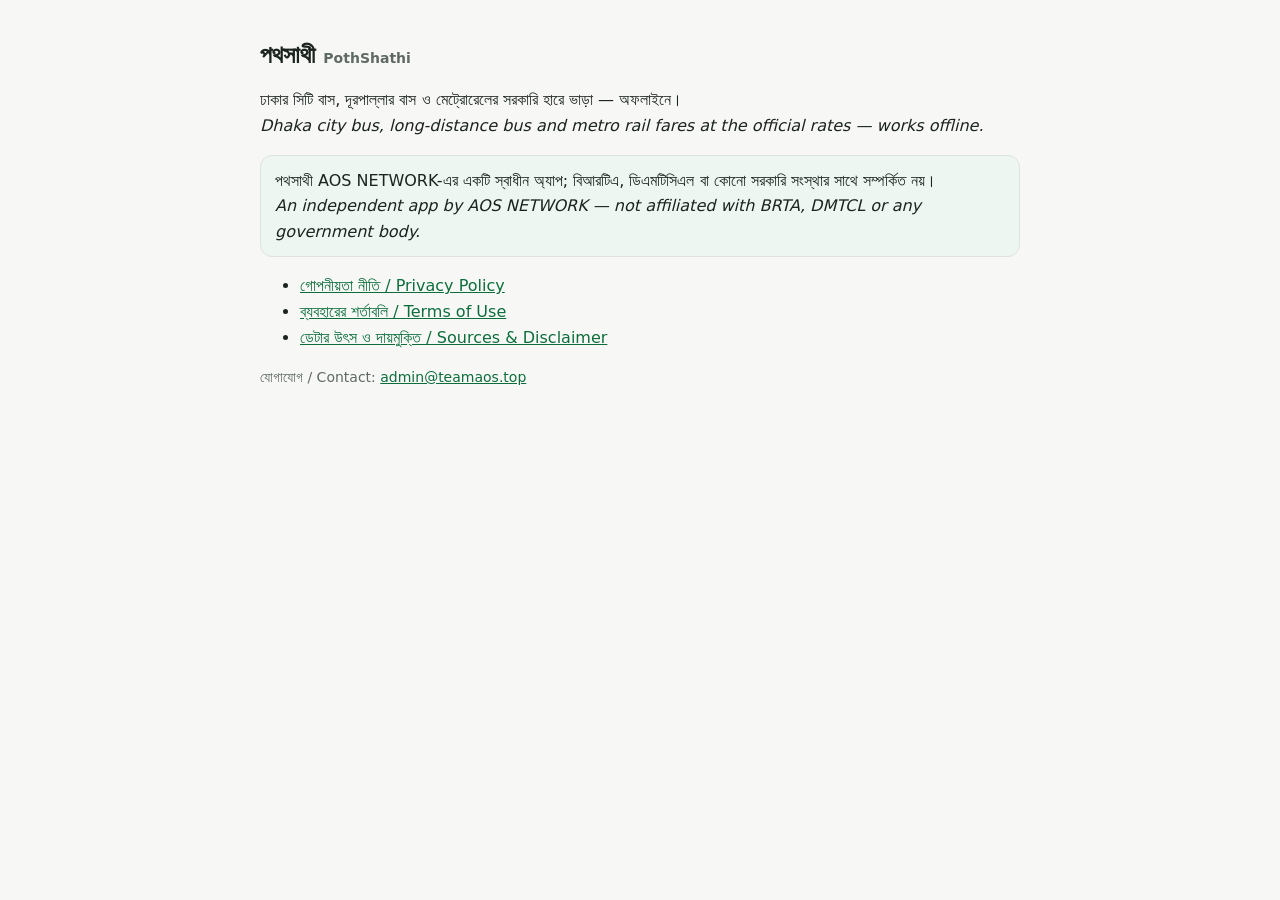
<file: index.html>
<!doctype html>
<html lang="bn">
<head>
<meta charset="utf-8">
<meta name="viewport" content="width=device-width,initial-scale=1">
<title>পথসাথী — PothShathi</title>
<link rel="stylesheet" href="style.css">
</head>
<body>
<main>
<h1>পথসাথী <span class="muted">PothShathi</span></h1>
<p>ঢাকার সিটি বাস, দূরপাল্লার বাস ও মেট্রোরেলের সরকারি হারে ভাড়া — অফলাইনে।<br>
<em>Dhaka city bus, long-distance bus and metro rail fares at the official rates — works offline.</em></p>
<div class="note">
পথসাথী AOS NETWORK-এর একটি স্বাধীন অ্যাপ; বিআরটিএ, ডিএমটিসিএল বা কোনো সরকারি সংস্থার সাথে সম্পর্কিত নয়।<br>
<em>An independent app by AOS NETWORK — not affiliated with BRTA, DMTCL or any government body.</em>
</div>
<ul>
  <li><a href="privacy.html">গোপনীয়তা নীতি / Privacy Policy</a></li>
  <li><a href="terms.html">ব্যবহারের শর্তাবলি / Terms of Use</a></li>
  <li><a href="sources.html">ডেটার উৎস ও দায়মুক্তি / Sources &amp; Disclaimer</a></li>
</ul>
<p class="muted">যোগাযোগ / Contact: <a href="mailto:admin@teamaos.top">admin@teamaos.top</a></p>
</main>
</body>
</html>
</file>
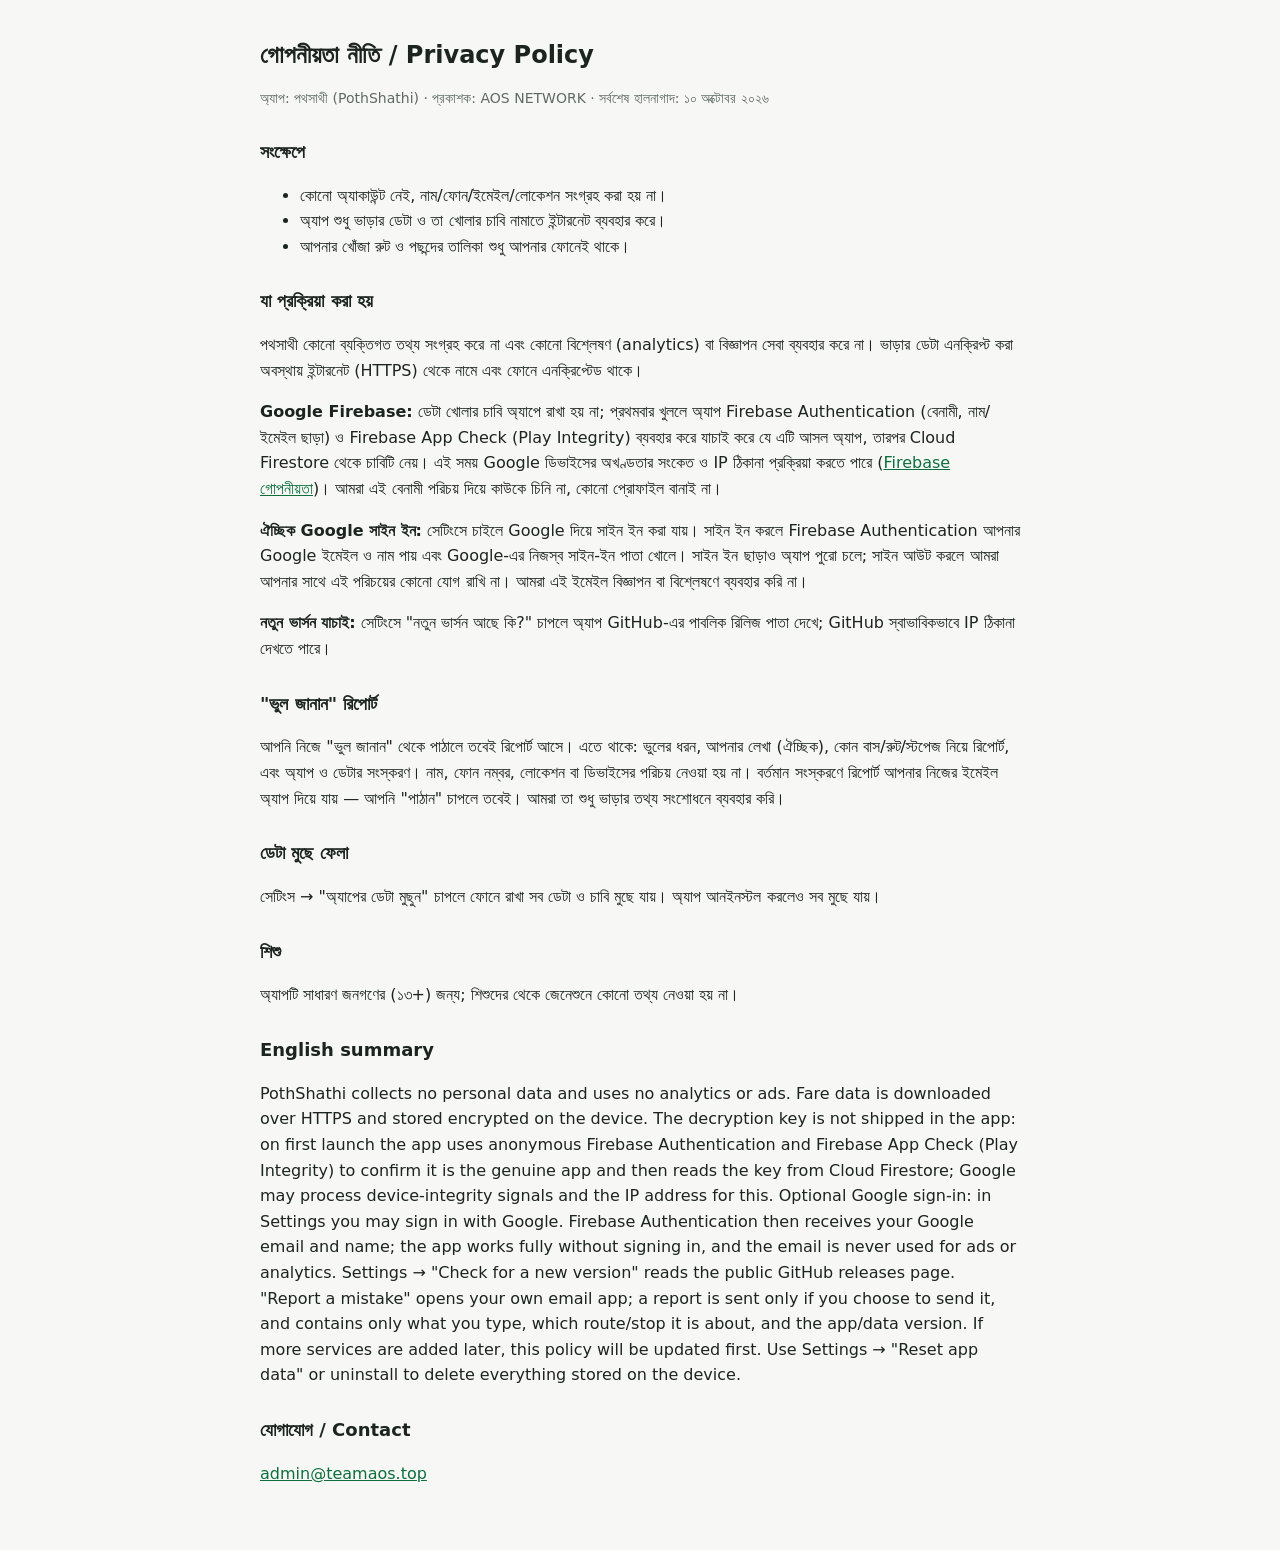
<file: privacy.html>
<!doctype html>
<html lang="bn">
<head>
<meta charset="utf-8">
<meta name="viewport" content="width=device-width,initial-scale=1">
<title>গোপনীয়তা নীতি — পথসাথী</title>
<link rel="stylesheet" href="style.css">
</head>
<body>
<main>
<h1>গোপনীয়তা নীতি / Privacy Policy</h1>
<p class="muted">অ্যাপ: পথসাথী (PothShathi) · প্রকাশক: AOS NETWORK · সর্বশেষ হালনাগাদ: ১০ অক্টোবর ২০২৬</p>

<h2>সংক্ষেপে</h2>
<ul>
  <li>কোনো অ্যাকাউন্ট নেই, নাম/ফোন/ইমেইল/লোকেশন সংগ্রহ করা হয় না।</li>
  <li>অ্যাপ শুধু ভাড়ার ডেটা ও তা খোলার চাবি নামাতে ইন্টারনেট ব্যবহার করে।</li>
  <li>আপনার খোঁজা রুট ও পছন্দের তালিকা শুধু আপনার ফোনেই থাকে।</li>
</ul>

<h2>যা প্রক্রিয়া করা হয়</h2>
<p>পথসাথী কোনো ব্যক্তিগত তথ্য সংগ্রহ করে না এবং কোনো বিশ্লেষণ (analytics) বা বিজ্ঞাপন সেবা ব্যবহার করে না।
ভাড়ার ডেটা এনক্রিপ্ট করা অবস্থায় ইন্টারনেট (HTTPS) থেকে নামে এবং ফোনে এনক্রিপ্টেড থাকে।</p>
<p><b>Google Firebase:</b> ডেটা খোলার চাবি অ্যাপে রাখা হয় না; প্রথমবার খুললে অ্যাপ Firebase Authentication (বেনামী, নাম/ইমেইল ছাড়া)
ও Firebase App Check (Play Integrity) ব্যবহার করে যাচাই করে যে এটি আসল অ্যাপ, তারপর Cloud Firestore থেকে চাবিটি নেয়।
এই সময় Google ডিভাইসের অখণ্ডতার সংকেত ও IP ঠিকানা প্রক্রিয়া করতে পারে (<a href="https://firebase.google.com/support/privacy">Firebase গোপনীয়তা</a>)।
আমরা এই বেনামী পরিচয় দিয়ে কাউকে চিনি না, কোনো প্রোফাইল বানাই না।</p>
<p><b>ঐচ্ছিক Google সাইন ইন:</b> সেটিংসে চাইলে Google দিয়ে সাইন ইন করা যায়। সাইন ইন করলে Firebase Authentication আপনার Google ইমেইল ও নাম পায় এবং Google-এর নিজস্ব সাইন-ইন পাতা খোলে। সাইন ইন ছাড়াও অ্যাপ পুরো চলে; সাইন আউট করলে আমরা আপনার সাথে এই পরিচয়ের কোনো যোগ রাখি না। আমরা এই ইমেইল বিজ্ঞাপন বা বিশ্লেষণে ব্যবহার করি না।</p>
<p><b>নতুন ভার্সন যাচাই:</b> সেটিংসে "নতুন ভার্সন আছে কি?" চাপলে অ্যাপ GitHub-এর পাবলিক রিলিজ পাতা দেখে; GitHub স্বাভাবিকভাবে IP ঠিকানা দেখতে পারে।</p>

<h2>"ভুল জানান" রিপোর্ট</h2>
<p>আপনি নিজে "ভুল জানান" থেকে পাঠালে তবেই রিপোর্ট আসে। এতে থাকে: ভুলের ধরন, আপনার লেখা (ঐচ্ছিক), কোন বাস/রুট/স্টপেজ নিয়ে রিপোর্ট,
এবং অ্যাপ ও ডেটার সংস্করণ। নাম, ফোন নম্বর, লোকেশন বা ডিভাইসের পরিচয় নেওয়া হয় না। বর্তমান সংস্করণে রিপোর্ট আপনার নিজের ইমেইল অ্যাপ দিয়ে যায় — আপনি "পাঠান" চাপলে তবেই।
আমরা তা শুধু ভাড়ার তথ্য সংশোধনে ব্যবহার করি।</p>

<h2>ডেটা মুছে ফেলা</h2>
<p>সেটিংস → "অ্যাপের ডেটা মুছুন" চাপলে ফোনে রাখা সব ডেটা ও চাবি মুছে যায়। অ্যাপ আনইনস্টল করলেও সব মুছে যায়।</p>

<h2>শিশু</h2>
<p>অ্যাপটি সাধারণ জনগণের (১৩+) জন্য; শিশুদের থেকে জেনেশুনে কোনো তথ্য নেওয়া হয় না।</p>

<h2>English summary</h2>
<p>PothShathi collects no personal data and uses no analytics or ads. Fare data is downloaded over HTTPS and stored encrypted on the device.
The decryption key is not shipped in the app: on first launch the app uses anonymous Firebase Authentication and Firebase App Check
(Play Integrity) to confirm it is the genuine app and then reads the key from Cloud Firestore; Google may process device-integrity
signals and the IP address for this. Optional Google sign-in: in Settings you may sign in with Google. Firebase Authentication then receives your Google email and name; the app works fully without signing in, and the email is never used for ads or analytics. Settings → "Check for a new version" reads the public GitHub releases page. "Report a mistake" opens your own email app; a report is sent only if you choose to send it, and
contains only what you type, which route/stop it is about, and the app/data version. If more services are added later, this policy will be updated first. Use Settings → "Reset app data" or
uninstall to delete everything stored on the device.</p>

<h2>যোগাযোগ / Contact</h2>
<p><a href="mailto:admin@teamaos.top">admin@teamaos.top</a></p>
</main>
</body>
</html>
</file>
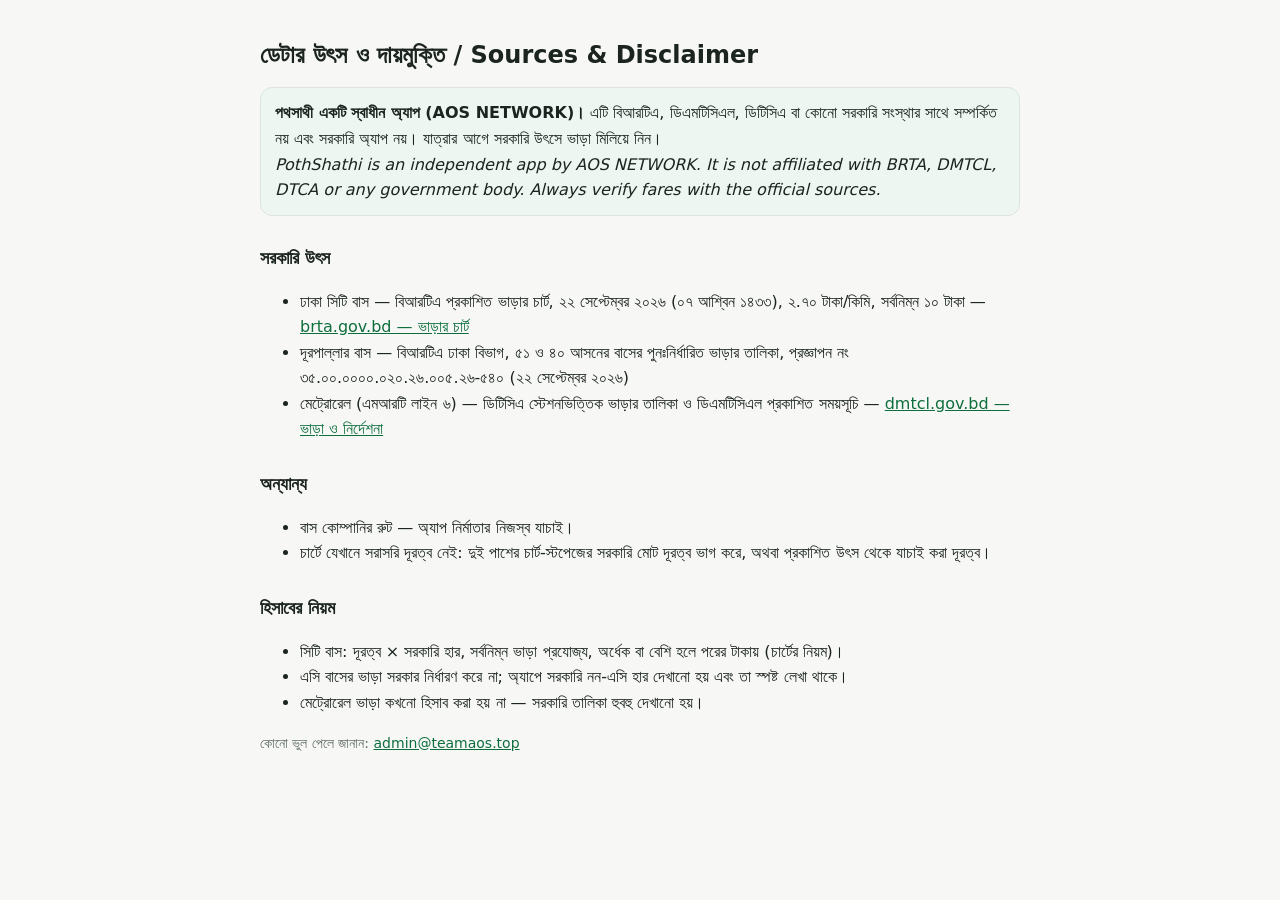
<file: sources.html>
<!doctype html>
<html lang="bn">
<head>
<meta charset="utf-8">
<meta name="viewport" content="width=device-width,initial-scale=1">
<title>ডেটার উৎস ও দায়মুক্তি — পথসাথী</title>
<link rel="stylesheet" href="style.css">
</head>
<body>
<main>
<h1>ডেটার উৎস ও দায়মুক্তি / Sources &amp; Disclaimer</h1>

<div class="note">
<strong>পথসাথী একটি স্বাধীন অ্যাপ (AOS NETWORK)।</strong> এটি বিআরটিএ, ডিএমটিসিএল, ডিটিসিএ বা কোনো সরকারি সংস্থার
সাথে সম্পর্কিত নয় এবং সরকারি অ্যাপ নয়। যাত্রার আগে সরকারি উৎসে ভাড়া মিলিয়ে নিন।<br>
<em>PothShathi is an independent app by AOS NETWORK. It is not affiliated with BRTA, DMTCL, DTCA or any government body.
Always verify fares with the official sources.</em>
</div>

<h2>সরকারি উৎস</h2>
<ul>
  <li>ঢাকা সিটি বাস — বিআরটিএ প্রকাশিত ভাড়ার চার্ট, ২২ সেপ্টেম্বর ২০২৬ (০৭ আশ্বিন ১৪৩৩), ২.৭০ টাকা/কিমি, সর্বনিম্ন ১০ টাকা —
      <a href="https://brta.gov.bd/pages/static-pages/6922de89933eb65569e1b600">brta.gov.bd — ভাড়ার চার্ট</a></li>
  <li>দূরপাল্লার বাস — বিআরটিএ ঢাকা বিভাগ, ৫১ ও ৪০ আসনের বাসের পুনঃনির্ধারিত ভাড়ার তালিকা, প্রজ্ঞাপন নং ৩৫.০০.০০০০.০২০.২৬.০০৫.২৬-৫৪০ (২২ সেপ্টেম্বর ২০২৬)</li>
  <li>মেট্রোরেল (এমআরটি লাইন ৬) — ডিটিসিএ স্টেশনভিত্তিক ভাড়ার তালিকা ও ডিএমটিসিএল প্রকাশিত সময়সূচি —
      <a href="https://dmtcl.gov.bd/pages/static-pages/6922df5a933eb65569e2169f">dmtcl.gov.bd — ভাড়া ও নির্দেশনা</a></li>
</ul>

<h2>অন্যান্য</h2>
<ul>
  <li>বাস কোম্পানির রুট — অ্যাপ নির্মাতার নিজস্ব যাচাই।</li>
  <li>চার্টে যেখানে সরাসরি দূরত্ব নেই: দুই পাশের চার্ট-স্টপেজের সরকারি মোট দূরত্ব ভাগ করে, অথবা প্রকাশিত উৎস থেকে যাচাই করা দূরত্ব।</li>
</ul>

<h2>হিসাবের নিয়ম</h2>
<ul>
  <li>সিটি বাস: দূরত্ব × সরকারি হার, সর্বনিম্ন ভাড়া প্রযোজ্য, অর্ধেক বা বেশি হলে পরের টাকায় (চার্টের নিয়ম)।</li>
  <li>এসি বাসের ভাড়া সরকার নির্ধারণ করে না; অ্যাপে সরকারি নন-এসি হার দেখানো হয় এবং তা স্পষ্ট লেখা থাকে।</li>
  <li>মেট্রোরেল ভাড়া কখনো হিসাব করা হয় না — সরকারি তালিকা হুবহু দেখানো হয়।</li>
</ul>

<p class="muted">কোনো ভুল পেলে জানান: <a href="mailto:admin@teamaos.top">admin@teamaos.top</a></p>
</main>
</body>
</html>
</file>
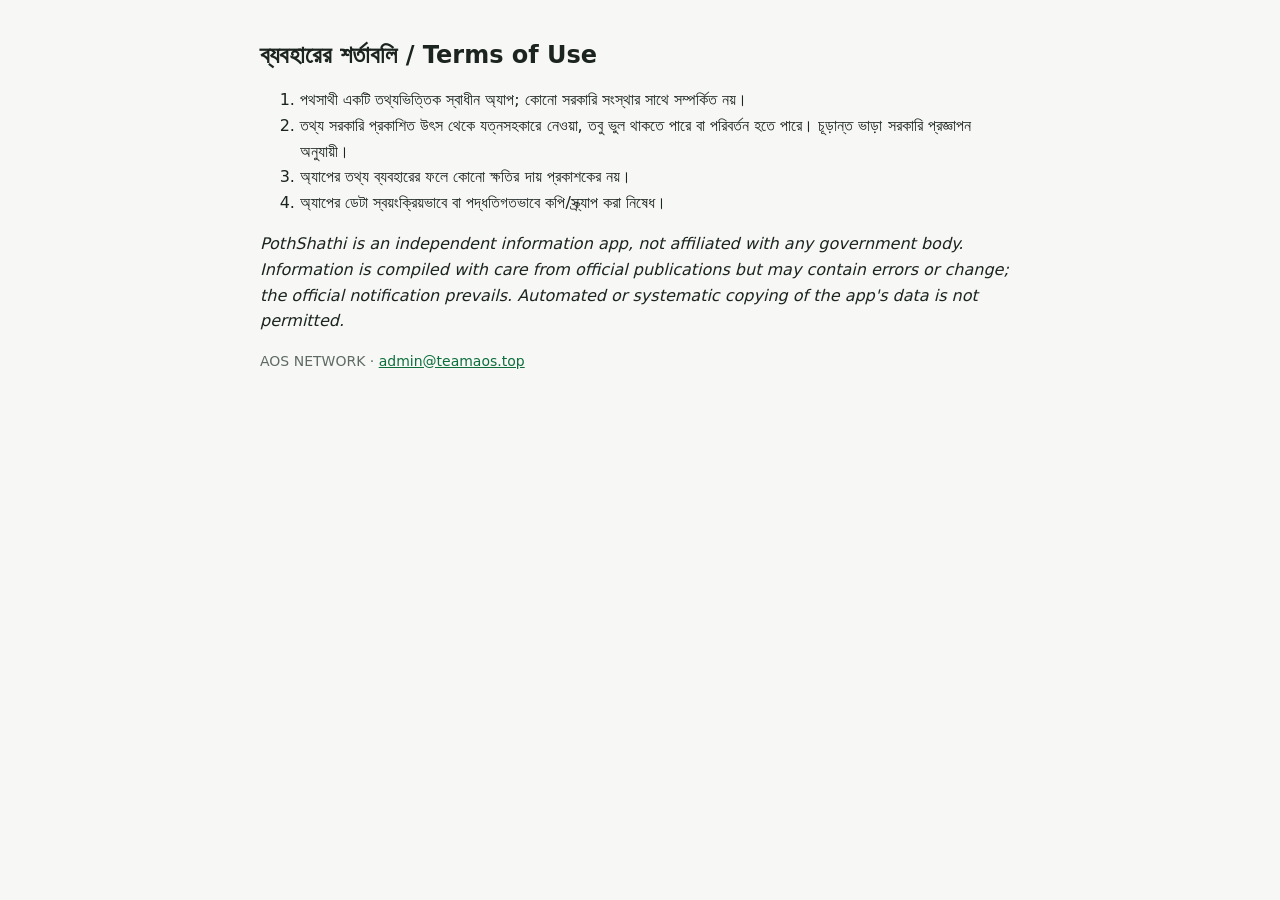
<file: terms.html>
<!doctype html>
<html lang="bn">
<head>
<meta charset="utf-8">
<meta name="viewport" content="width=device-width,initial-scale=1">
<title>ব্যবহারের শর্তাবলি — পথসাথী</title>
<link rel="stylesheet" href="style.css">
</head>
<body>
<main>
<h1>ব্যবহারের শর্তাবলি / Terms of Use</h1>
<ol>
  <li>পথসাথী একটি তথ্যভিত্তিক স্বাধীন অ্যাপ; কোনো সরকারি সংস্থার সাথে সম্পর্কিত নয়।</li>
  <li>তথ্য সরকারি প্রকাশিত উৎস থেকে যত্নসহকারে নেওয়া, তবু ভুল থাকতে পারে বা পরিবর্তন হতে পারে। চূড়ান্ত ভাড়া সরকারি প্রজ্ঞাপন অনুযায়ী।</li>
  <li>অ্যাপের তথ্য ব্যবহারের ফলে কোনো ক্ষতির দায় প্রকাশকের নয়।</li>
  <li>অ্যাপের ডেটা স্বয়ংক্রিয়ভাবে বা পদ্ধতিগতভাবে কপি/স্ক্র্যাপ করা নিষেধ।</li>
</ol>
<p><em>PothShathi is an independent information app, not affiliated with any government body. Information is compiled with care from official publications but may contain errors or change; the official notification prevails. Automated or systematic copying of the app's data is not permitted.</em></p>
<p class="muted">AOS NETWORK · <a href="mailto:admin@teamaos.top">admin@teamaos.top</a></p>
</main>
</body>
</html>
</file>
<file: style.css>
:root { --bg: #f7f8f6; --ink: #1c2420; --mute: #5f6a63; --line: #dde3df; --acc: #0d6e3c; --note: #eef6f1; }
@media (prefers-color-scheme: dark) {
  :root { --bg: #121614; --ink: #e6ebe8; --mute: #9aa49e; --line: #2c332f; --acc: #5cc28b; --note: #17221c; }
}
body { margin: 0; background: var(--bg); color: var(--ink); font: 16px/1.6 system-ui, "Noto Sans Bengali", sans-serif; }
main { max-width: 760px; margin: 0 auto; padding: 24px 16px 48px; }
h1 { font-size: 24px; line-height: 1.3; }
h2 { font-size: 18px; margin-top: 28px; }
a { color: var(--acc); }
.muted { color: var(--mute); font-size: 14px; }
.note { background: var(--note); border: 1px solid var(--line); border-radius: 12px; padding: 12px 14px; }
table { border-collapse: collapse; width: 100%; font-size: 14px; display: block; overflow-x: auto; }
th, td { border: 1px solid var(--line); padding: 8px; text-align: left; vertical-align: top; }
</file>
